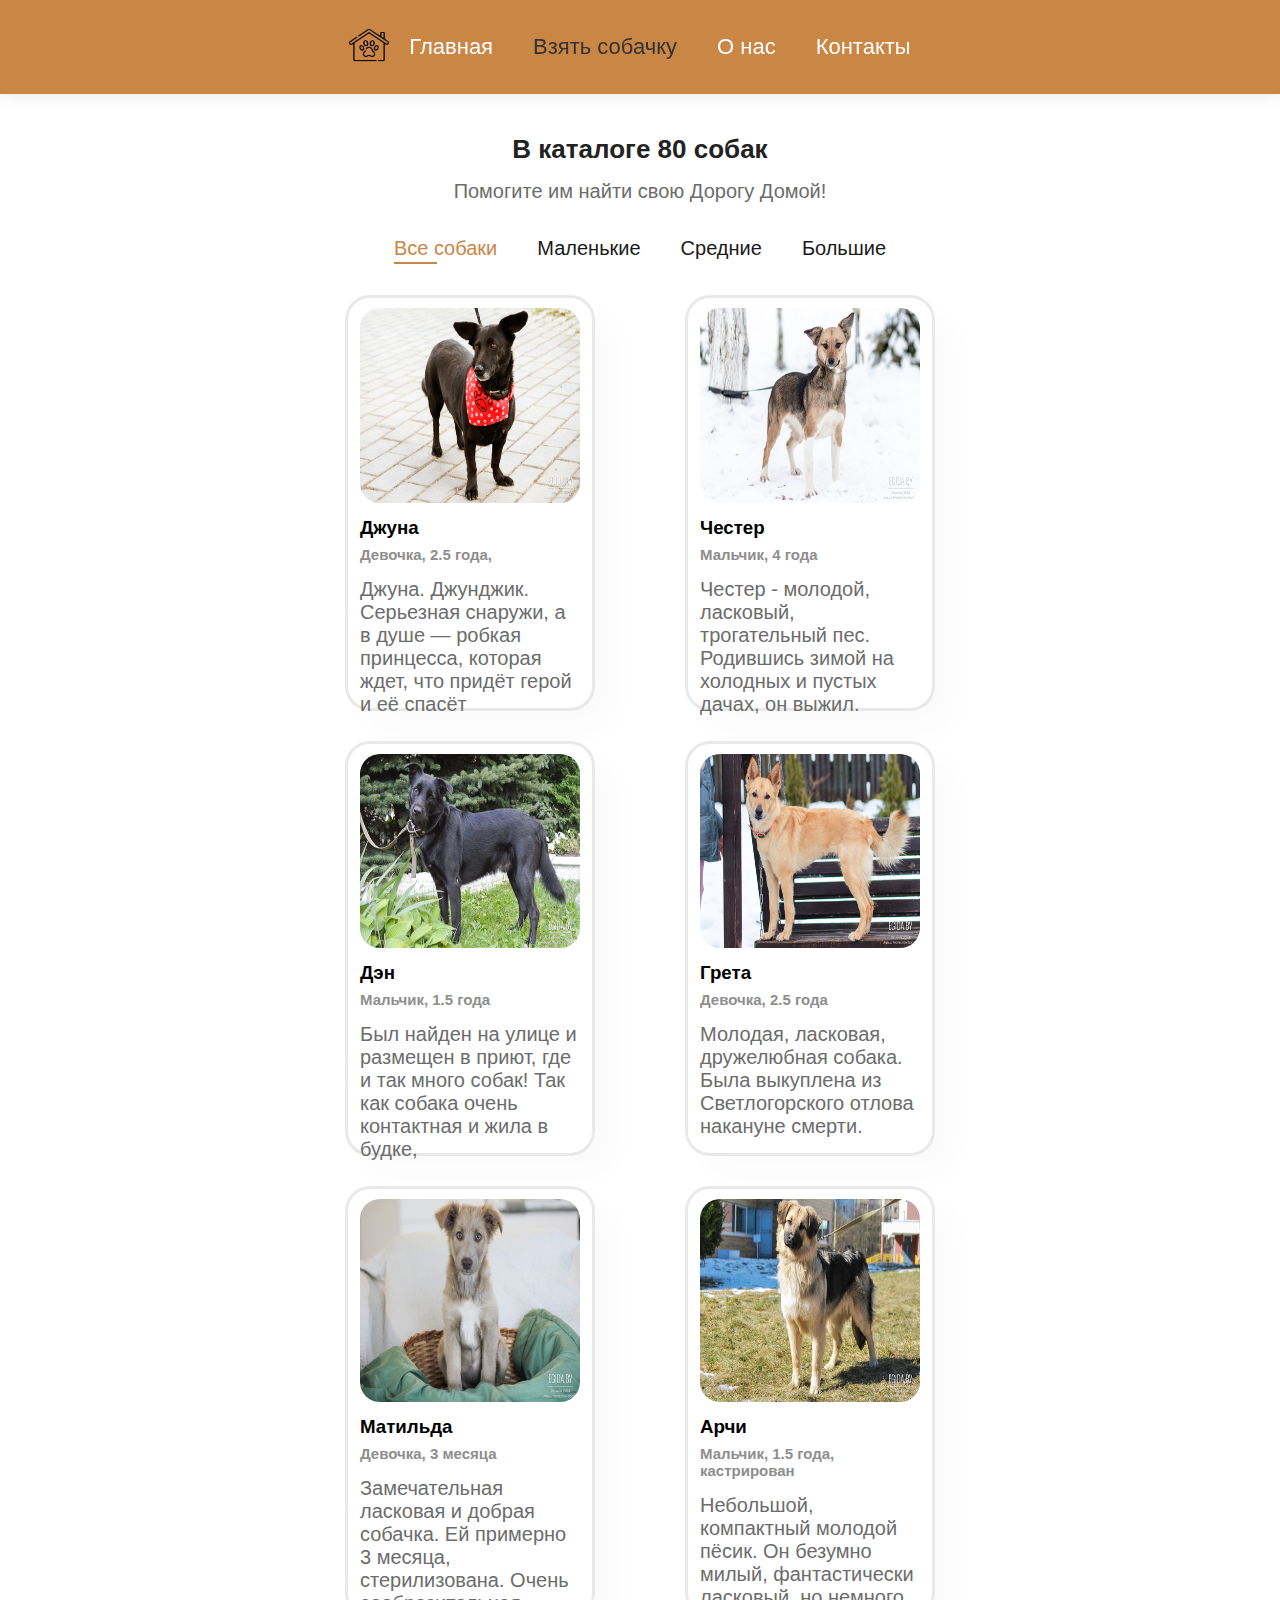
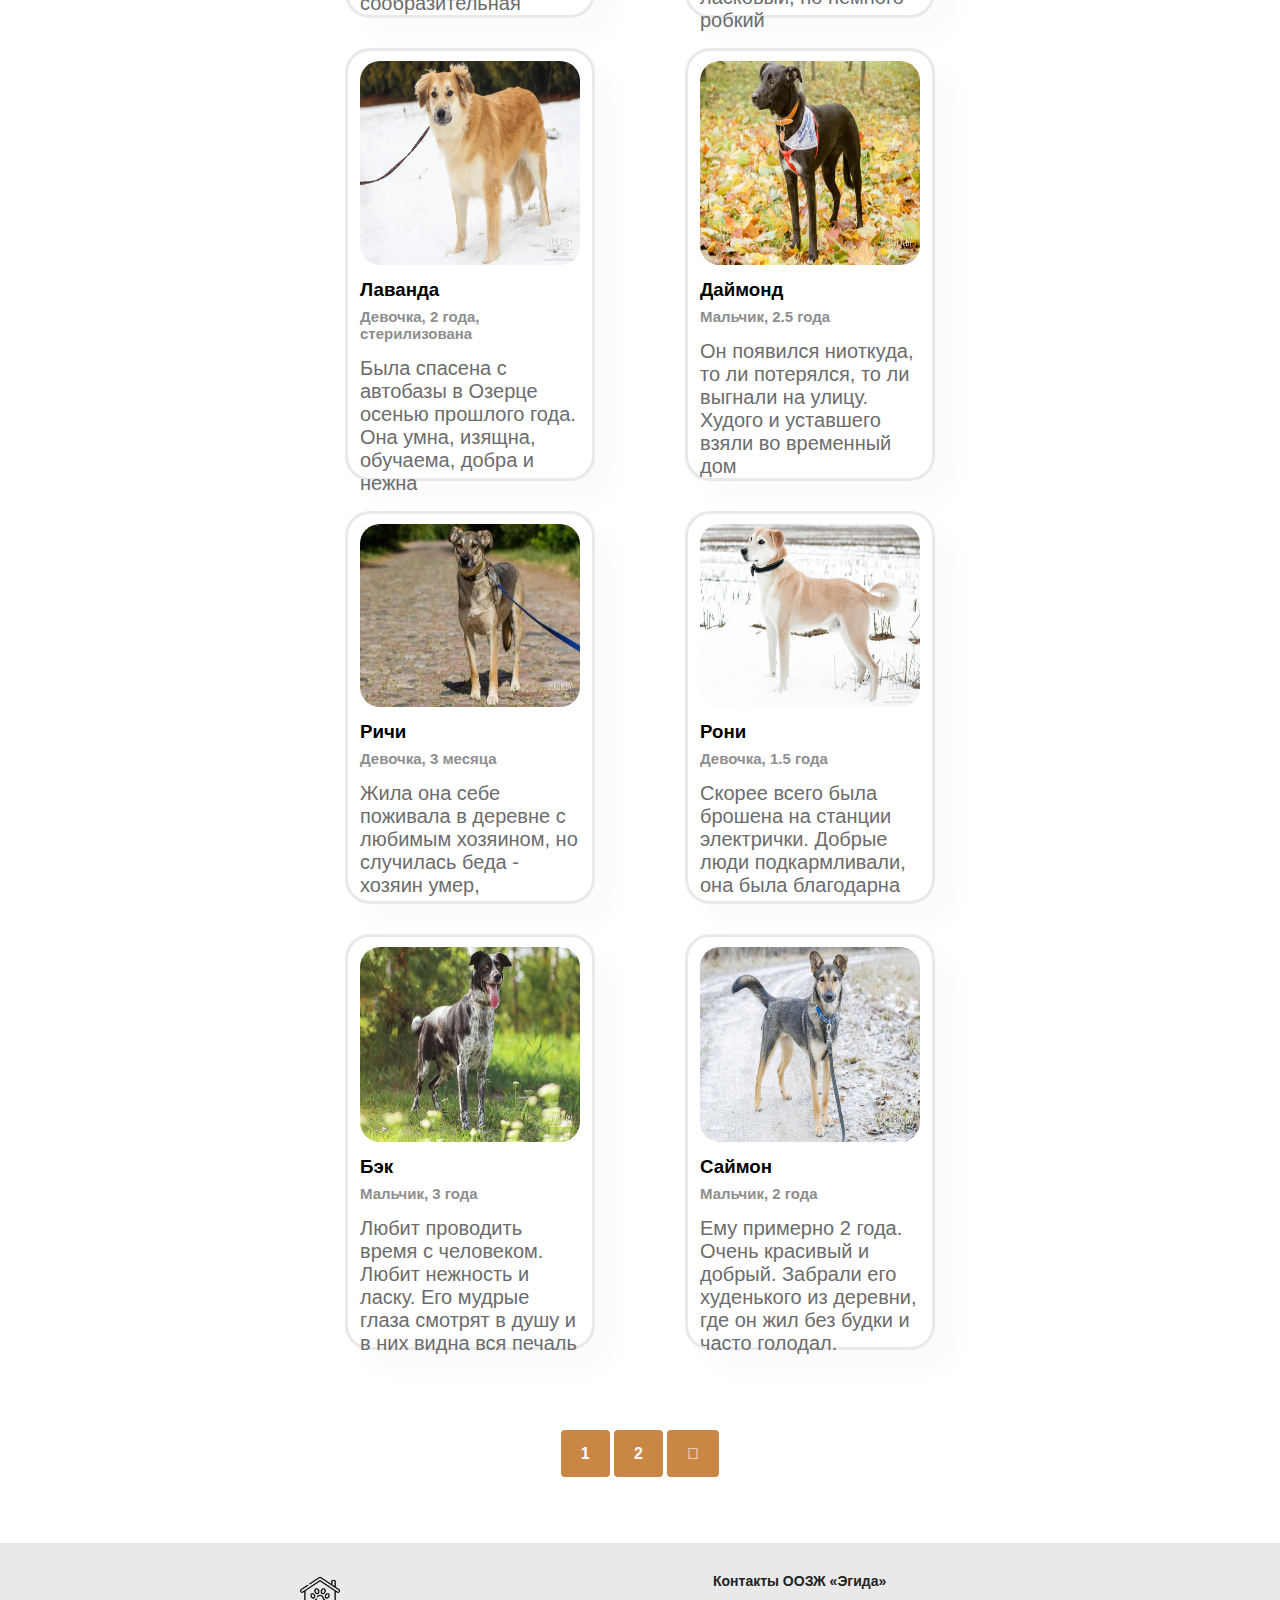
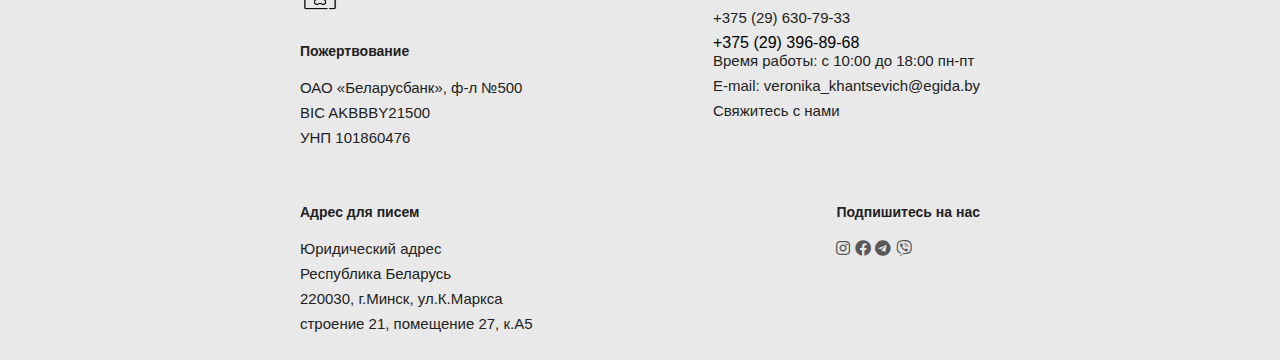
<file: dogs.html>
<!DOCTYPE html>
<html lang="en">
<head>
    <meta charset="UTF-8">
    <meta name="viewport" content="width=device-width, initial-scale=1.0">
    <title>Dogs</title>
    <link rel="stylesheet" href="style.css">
    <link rel="stylesheet" href="media.css">
    <link rel="stylesheet" href="https://pro.fontawesome.com/releases/v5.10.0/css/all.css"/>
   
</head>
<body>
    <section id="header">
        <a href="#"><img src="img/free-icon-animal-shelter-3769017.png"  height="40" class="logo" alt=""></a>
        <div>
            <ul id="navbar">
                <li> <a href="index.html">Главная</a></li>
                <li> <a class="active" href="/dogs.html">Взять собачку</a></li>
                <li> <a href="#">О нас</a></li>
                <li> <a href="#">Контакты</a></li>
            </ul>
        </div>
    </section>
    <section id="product2" class ="section-p1">
      
        <h4>В каталоге 80 собак</h4>
        <p>Помогите им найти свою Дорогу Домой!</p>
       
        
        <ul id="category">
            <li> <a class="active" href="#">Все собаки</a></li>
            <li> <a href="#">Маленькие</a></li>
            <li> <a href="#">Средние</a></li>
            <li> <a href="#">Большие</a></li>
           
        </ul>
        <div class="pro-container">
            <div class="pro">
                <img src="img/product5.jpg" alt="">
                <div class="des">
                    <h3>Джуна</h3>
                    <h4>Девочка, 2.5 года,</h4>
                    <p>Джуна. Джунджик. Серьезная снаружи, а в душе — робкая принцесса, которая ждет, что придёт герой и её спасёт</p>
                </div>
            </div>
            <div class="pro">
                <img src="img/product6.jpg" alt="">
                <div class="des">
                    <h3>Честер</h3>
                    <h4>Мальчик, 4 года</h4>
                    <p>Честер - молодой, ласковый, трогательный пес. Родившись зимой на холодных и пустых дачах, он выжил.</p>  </div>
                </div>
            <div class="pro">
                <img src="img/product7.jpg" alt="">
                <div class="des">
                    <h3>Дэн</h3>
                    <h4>Мальчик, 1.5 года</h4>
                  <p>Был найден на улице и размещен в приют, где и так много собак! Так как собака очень контактная и жила в будке,</p> </div>
                </div>
            <div class="pro">
                <img src="img/product8.jpg" alt="">
                <div class="des">
                    <h3>Грета</h3>
                    <h4>Девочка, 2.5 года</h4>
                 <p>Молодая, ласковая, дружелюбная собака. Была выкуплена из Светлогорского отлова накануне смерти. </p> </div>
             </div>
            


                <div class="pro">
                <img src="img/product1.jpg" alt="">
                <div class="des">
                    <h3>Матильда</h3>
                    <h4>Девочка, 3 месяца</h4>
                    <p>Замечательная ласковая и добрая собачка. Ей примерно 3 месяца, стерилизована. Очень сообразительная</p>
                </div>
            </div>
            <div class="pro">
                <img src="img/product2.jpg" alt="">
                <div class="des">
                    <h3>Арчи</h3>
                    <h4>Мальчик, 1.5 года, кастрирован</h4>
                    <p>Небольшой, компактный молодой пёсик. Он безумно милый, фантастически ласковый, но немного робкий</p>
                </div>
                </div>
            <div class="pro">
                <img src="img/product3.jpg" alt="">
                <div class="des">
                    <h3>Лаванда</h3>
                    <h4>Девочка, 2 года, стерилизована</h4>
                    <p>Была спасена с автобазы в Озерце осенью прошлого года. Она умна, изящна, обучаема, добра и нежна</p>
                </div>
                </div>
            <div class="pro">
                <img src="img/product4.jpg" alt="">
                <div class="des">
                    <h3>Даймонд</h3>
                    <h4>Мальчик, 2.5 года</h4>
                    <p>Он появился ниоткуда, то ли потерялся, то ли выгнали на улицу. Худого и уставшего взяли во временный дом</p>
                </div>
             </div>
             




             <div class="pro">
                <img src="img/product9.jpg" alt="">
                <div class="des">
                    <h3>Ричи</h3>
                    <h4>Девочка, 3 месяца</h4>
                    <p>Жила она себе поживала в деревне с любимым хозяином, но случилась беда - хозяин умер,</p>
                    </div>
            </div>
            <div class="pro">
                <img src="img/product10.jpg" alt="">
                <div class="des">
                    <h3>Рони</h3>
                    <h4>Девочка, 1.5 года</h4>
                    <p>Скорее всего была брошена на станции электрички. Добрые люди подкармливали, она была благодарна </p>
                 </div>
                </div>
            <div class="pro">
                <img src="img/product11.jpg" alt="">
                <div class="des">
                    <h3>Бэк</h3>
                    <h4>Мальчик, 3 года</h4>
                    <p>Любит проводить время с человеком. Любит нежность и ласку. Его мудрые глаза смотрят в душу и в них видна вся печаль</p>
                 </div>
                </div>
            <div class="pro">
                <img src="img/product12.jpg" alt="">
                <div class="des">
                    <h3>Саймон</h3>
                    <h4>Мальчик, 2 года</h4>
                    <p> Ему примерно 2 года. Очень красивый и добрый. Забрали его худенького из деревни, где он жил без будки и часто голодал.</p>
                 </div>
             </div>
        </div>
    </section>
    <section id="pagination" class="section-p1">
        <a href="#">1</a>
        <a href="#">2</a>
        <a href="#"><i class="fal fa-long-arrow-alt-right"></i></a>
    </section>
    <footer id="section-p1">
        <div class="col">
            <img class="logo" src="img/free-icon-animal-shelter-3769017.png" height="40" class="logo" alt="">
            <h4>
                Пожертвование 
            </h4>
            <p>ОАО «Беларусбанк», ф-л №500</p>
            <p>BIC AKBBBY21500</p>
            <p>УНП 101860476</p>
        </div>
        <div class="col">
            <h4>Контакты ООЗЖ «Эгида»</h4>
            <p>+375 (29) 630-79-33</p>
            <p">+375 (29) 396-89-68</a>
            <p>Время работы: c 10:00 до 18:00 пн-пт</p>
            <p>E-mail: veronika_khantsevich@egida.by</p>
            <p>Свяжитесь с нами</p>
        </div>

        <div class="col">
            <h4>Адрес для писем</h4>
            <p>Юридический адрес</p>
            <p>Республика Беларусь</p>
            <p>220030, г.Минск, ул.К.Маркса</p>
            <p>строение 21, помещение 27, к.А5</p>
        </div>
        <div class="col">  
             <div class="col-install">
            <h4>Подпишитесь на нас</h4>
            <div class="follow">
                <div class="icon">
                    <i class="fab fa-instagram"></i>
                    <i class="fab fa-facebook"></i>
                    <i class="fab fa-telegram"></i>
                    <i class="fab fa-viber"></i>
                </div>
            </div>
        </div> </div>
     
    </footer>
</body>
</html>
</file>
<file: style.css>
* {
  margin: 0;
  padding: 0;
  box-sizing: border-box;
  font-family: 'Spartan',sans-serif;
}

#header {
  display: flex;
  align-items: center;
  justify-content: center;
  padding: 25px 80px;
  background: #CA8645;
  box-shadow: 0 5px 15px rgba(0,0,0,0.06);
  z-index: 999;
  position: sticky;
  top: 0;
  left: 0;
}

#navbar {
  display: flex;
  align-items: center;
  justify-content: center;
}

 #navbar li {
    list-style: none;
    padding: 0 20px;
    position: relative;
  }
  .overviev{
    display: flex;
    text-align: left;
  }
  #navbar a {
    text-decoration: none;
    font-size: 22px;
    color: white;
    transform: 0.3s ease;
  }

  #navbar .active {
    color: rgb(0, 0, 0);
  }
  
  #navbar li a:hover, #navbar li a.active {
      color: #333232;
  }


#hero {
  background-image: url(/img/dog_main.png);
  height: 100vh;
  width: 100%;
  background-size: cover;
  padding: 0 80px;
  display: flex;
  flex-direction: column;
  justify-content: center;
}
  .hero_block{
    display: flex;
    flex-direction: column;
    align-items: flex-start;
    margin-left: 60%;
    gap: 10px;
  }
  #hero h2{
    color:#CA8645;
  }
  #hero h4 {
      padding-bottom: 15px;
  }
  #hero p {
   color:#505050;
  }
  #hero button {
      padding: 20px 22px;
      border-radius: 4px;
      box-shadow: 0px 0px 12px -2px rgba(0,0,0,0.5);
      line-height: 1.25;
      background: #CA8645;
      text-decoration: none;
      color: white;
      letter-spacing: .04em;
      text-transform: uppercase;
      position: relative;
      transition: background-color .6s ease;
      overflow: hidden;
      border: none;
      cursor: pointer;
  }

#hero button:hover {
  background-color: #807e7d;
}

#banner button:hover {
  background-color: #807e7d;
}

#category {
  display: flex;
  align-items: center;
  justify-content: center;
  margin-top: 5%;
}

#category li {
  list-style: none;
  padding: 0 20px;
  position: relative;
}

#category a {
  text-decoration: none;
  font-size: 20px;
  font-weight: 600px;
  color: #1a1a1a;
  transform: 0.3s ease;
}

#category li a:hover, #category li a.active {
      color: #CA8645;
}

#category li a.active:after, #category li a:hover::after {
  content: "";
  width: 30%;
  height: 2px;
  background: #CA8645;
  position: absolute;
  bottom: -4px;
  left: 20px;
}

  #product1 {
    text-align: center;
    padding-left: 300px;
    padding-right: 300px;
  }

  #product1 .pro {
    width: 20%;
    min-width: 250px;
    padding: 10px 12px;
    border: 3px solid  #E9E9E9;
    border-radius: 25px;
    cursor: pointer;
    box-shadow: 20px 20px 30px rgba(0,0,0,0.02);
    margin: 15px 0;
    transition: 0.2s ease;
    position: relative;
  }

  #product1 .pro:hover {
    box-shadow: 20px 20px 30px rgba(0,0,0,0.06);
  }

  #product1 .pro img {
     width: 100%;
    height: 50%;
    border-radius: 20px;
  }

  #product1 .pro .des {
    text-align: start;
    padding: 10px 0;
  }


  #product1 .pro .des h4 {
    padding-top: 7px;
    font-size: 15px;
    font-weight: 700;
    color: #8e8e8e;
  }
  #product1 p{
    color:#6C6C6C;
  }

  #product1 .pro-container {
    display: flex;
    justify-content: space-around;
    padding-top: 20px;
    flex-wrap: wrap;
  }




  #product2 {
    text-align: center;
    padding-left: 300px;
    padding-right: 300px;
  }

  #product2 .pro {
    width: 20%;
    min-width: 250px;
    padding: 10px 12px;
    border: 3px solid  #E9E9E9;
    border-radius: 25px;
    cursor: pointer;
    box-shadow: 20px 20px 30px rgba(0,0,0,0.02);
    margin: 15px 2px;
    transition: 0.2s ease;
    position: relative;
  }

  #product2 .pro:hover {
    box-shadow: 20px 20px 30px rgba(0,0,0,0.06);
  }

  #product2 .pro img {
     width: 100%;
    height: 50%;
    border-radius: 20px;
  }

  #product2 .pro .des {
    text-align: start;
    padding: 10px 0;
  }


  #product2 .pro .des h4 {
    padding-top: 7px;
    font-size: 15px;
    font-weight: 700;
    color: #8e8e8e;
  }
  #product2 p{
    color:#6C6C6C;
  }

  #product2 .pro-container {
    display: flex;
    justify-content: space-around;
    padding-top: 20px;
    flex-wrap: wrap;
  }
  #banner {
    padding-left: 330px;
    padding-right: 330px;
    display: flex;
    gap: 2%;
    justify-content: center;
    align-items: center;
    width: 100%;
    height: 50vh;
    background-color: #E9E9E9;
  }
  #banner img{
    left: 100%;
    height: 60%;
  }
  #banner h2 {
    color: #CA8645;
    font-size: 35px;
  }

  #banner h3 {
    font-size: 20px;
  }

  #banner p {
    font-size: 20px;
  }

  #banner button {
      padding: 15px 30px;
      border-radius: 3px;
      box-shadow: 0px 0px 12px -2px rgba(0,0,0,0.5);
      line-height: 1.25;
      background: #CA8645;;
      color:white;
      letter-spacing: .04em;
      font-size: 16px;
      text-transform: uppercase;
      position: relative;
      transition: background-color .6s ease;
      border: none;
      cursor: pointer;
  }

 .about{
  margin-bottom: 35px;
 }


h1 {
  font-size: 50px;
  line-height: 64px;
  color: #222;
}

h2 {
  font-size: 55px;
  line-height: 54px;
  color: #222;
}

h4 {
  font-size: 26px;
  color: #222;
}

h6 {
  font-weight: 700;
  font-size: 12px;
}

p {
  font-size: 20px;
  color: #222;
  margin: 15px 0 20px 0;
}

.section-p1 {
  padding: 40px 200px;
}

.section-m1 {
  margin: 40px 0px;
}

body {
  width: 100%;
}

.news {
padding-left: 330px;
  padding-right: 330px;
}

.news-place {
  box-shadow: 0 0 3px rgba(0, 0, 0, 0.15);
  display: flex;
  align-items: stretch;
  justify-content: space-around;
  margin-bottom: 25px;
}

.news-img { width: 800px; }

.box {
  padding: 50px;
}

.news-about{    
  background-color:  #CA8645;
  display: flex;
  align-items: center;
  justify-content: center;
  width: 450px;
  transition: all 0.3s ease;
}

.news-about:hover { background-color: #807e7d; }
.news h2{
  display:flex;
  justify-content: center;
  margin-bottom: 30px;
}
.news-link {
  color: white;
  text-transform: uppercase;
}


.contact_section{
  padding: 0px 700px;
}
.contact_section h2{
 display: flex;
 justify-content: center;
 margin-bottom:30px ;
}

.contact_form input {
  border: none;
  outline: none;
  color: #000000;
  height: 45px;
  width: 100%;
  margin: 15px 0;
  padding-left: 15px;
  background-color: #ffffff;
  box-shadow: -10px 0 15px 9px rgba(0, 0, 0, 0.03);
}
.contact_form input::placeholder {
  color: #000000;
  text-transform: uppercase;
}

.contact_form input.message_input {
  height: 120px;
}

 .contact_form button {
  display: inline-block;
  padding: 10px 50px;
  border-radius: 3px;
  box-shadow: 0px 0px 12px -2px rgba(0,0,0,0.5);
  line-height: 1.25;
  background: #CA8645;
  color:white;
  letter-spacing: .04em;
  font-size: 16px;
  text-transform: uppercase;
  position: relative;
  transition: background-color .6s ease;
  border: none;
  cursor: pointer;
}

 .contact_form button:hover {
  background-color: #807e7d;
}

.contact_section .img-box img {
  width: 100%;
}
#pagination{
  text-align:center;
}
#pagination a{
  text-decoration:none;
  background-color:#CA8645;
  padding:15px 20px;
  border-radius:4px;
  color:white;
  font-weight:600;
}
  #pagination a {
      font-size:16px;
      font-weight:600;
  }
footer {
  display: flex;
  flex-wrap: wrap;
  justify-content: space-between;
  padding-left: 300px;
  padding-right: 300px;
  background-color: #E9E9E9;
  margin-top: 40px;
}


  footer .col {
      display: flex;
      flex-direction: column;
      align-items: flex-start;
      margin-bottom: 20px;
      margin-top: 30px;
  }

  footer .logo {
      margin-bottom: 30px;
  }

  footer h4 {
      font-size: 14px;
      padding-bottom: 20px;
  }

  footer p {
      font-size: 15px;
      margin: 0 0 8px 0;
  }

  footer .follow {
      padding-right: 7px;
      color: #585858;
      cursor: pointer;
  }
</file>
<file: media.css>
@media (max-width:1025px) {
    .section-p1{
        padding:40px 40px;
    }
    .hero_block {
        margin-left: 60%;
    }

    #product1 .pro{
        margin:20px;
    }
    #product1 h2{
       font-size: 30px;
        line-height: 27px;
    }
    #product2 .pro{
        margin:20px;
    }
    #product2 h2{
       font-size: 30px;
        line-height: 27px;
    }
    #banner{
        height:60vh;
        padding-left: 5px;
        padding-right: 5px;
    }
    .banner-col{
     margin-left: 20px;
    }
    h2{
        font-size: 40px;
    }
    #banner img{
        height: 60%;
    }
    #banner p{
      font-size: 15px;
    }
    #product1{
        padding-left: 150px;
        padding-right: 50px;
    }
    .pro p{
        font-size: 15px;
    }
    .news {
        padding-left: 100px;
        padding-right: 100px;
    }
    .box {
        padding: 10px;
    }
    .news-about {
        width: 400px;
    }
    .box p{
        font-size: 15px;
    }
    .box h3{
        font-size: 17px;
    }
    .news-img {
        width: 150px;
    }
    .news{
        margin: 30px;
    }
    .news-link {
        font-size: 12px;
    }
    .contact_section {
         padding: 0px 200px; 
    }
    footer {
        padding-left: 100px;
        padding-right: 100px;

    }
    .col-install{
        margin-right: 22%;
    }
}
@media (max-width:799px) {
    .section-p1{
        padding:40px 40px;
    }
    .hero_block {
        margin-left: 70%;
    }
    #hero {
        background-image:url(/img/hero2.png); 
      }
    #navbar {
        display: flex;
        flex-direction: column;
        align-items: flex-start;
        justify-content: flex-start;
        position: fixed;
        top: 0;
        right: -300px;
        height: 100vh;
        width: 300px;
        background-color: #E3E6F9;
        box-shadow: 0 40px 60px rgba(0,0,0,0.1);
        padding: 80px 0 0 10px;
        transition: 0.3s;
    }
   
    #header img{
        background-position: top 5% right 50%;
    }
    #product1 .pro-container{
        justify-content:center;
    }
    #product1 .pro{
        margin:20px;
    }
    #product1 h2{
       font-size: 30px;
        line-height: 27px;
    }
    #banner{
        height:60vh;
        padding-left: 5px;
        padding-right: 5px;
    }
    .banner-col{
     margin-left: 20px;
    }
    h2{
        font-size: 40px;
    }
    #banner img{
        height: 40%;
    }
    #banner p{
      font-size: 15px;
    }
    #product1{
        padding-left: 50px;
        padding-right: 50px;
    }
    .pro p{
        font-size: 15px;
    }
    .news {
        padding-left: 0px;
        padding-right: 0px;
    }
    .box {
        padding: 10px;
    }
    .news-about {
        width: 400px;
    }
    .box p{
        font-size: 15px;
    }
    .box h3{
        font-size: 17px;
    }
    .news-img {
        width: 150px;
    }
    .news{
        margin: 30px;
    }
    .news-link {
        font-size: 12px;
    }
    .contact_section {
         padding: 0px 30px; 
    }
    footer {
        padding-left: 100px;
        padding-right: 100px;

    }
    .col-install{
        margin-right: 22%;
    }
}
    

@media (max-width:477px) {
    .section-p1 {
        padding: 20px;
    }

    #product1 .pro-container{
        justify-content:center;
    }
    #hero {
        background-image:url(/img/hero3.png); 
      }
    #product1 .pro{
        margin:20px;
    }
    #product1 h2{
       font-size: 22px;
        line-height: 27px;
    }
    p{
        font-size: 15px;
    }
    #banner{
        height:55vh;
        padding-left: 5px;
        padding-right: 5px;
    }
    .banner-col{
     margin-left: 50px;
    }
    h2{
        font-size: 40px;
    }
    #banner img{
        height: 25%;
    }
    #banner p{
      font-size: 9px;
    }
    #banner h3{
        font-size: 13px;
    }
    #banner h2{
        font-size: 17px;
    }
    #banner button{
        font-size: 11px;
        padding: 1px 30px;
    }
    #product1{
        padding-left: 5px;
        padding-right: 5px;
      
    }
    #category{
        flex-wrap: wrap;
        gap: 5px;
    }
    .pro p{
        font-size: 14px;
    }
    .box {
        padding: 2px;
    }
    .news-about {
        width: 200px;
    }
    .box p{
        font-size: 8px;
    }
    .box h3{
        font-size: 10px;
    }
    .news-img {
        width: 80px;
    }
    .news{
        margin: 30px;
    }
    .news-link {
        font-size: 8px;
    }
    .news h2{
        font-size: 20px;
     }
    .contact_section {
         padding: 0px 30px; 
    }
    footer {
        padding-left: 100px;
        padding-right: 100px;

    }
    .col-install{
        margin-right: 22%;
    }
    .contact_section h2 {
        font-size: 20px;
    }
  
}   
@media (max-width:376px) {
    .section-p1 {
        padding: 20px;
    }
    .section-m1 {
        margin: 10px 0px;
    }
    #hero {
        background-image:url(/img/hero3.png); 
      }
      .hero_block {
        margin-left: 30%;
    }
    #product1 .pro-container{
        justify-content:center;
    }
    #product1 .pro{
        margin:20px;
    }
    #product1 h2{
       font-size: 22px;
        line-height: 27px;
    }
    p{
        font-size: 15px;
    }
    #banner{
        height:60vh;
        padding-left: 5px;
        padding-right: 5px;
    }
    .banner-col{
     margin-left: 30px;
    }
    h2{
        font-size: 40px;
    }
    #banner img{
        height: 26%;
    }
    #banner p{
      font-size: 9px;
    }
    #banner h3{
        font-size: 10px;
    }
    #banner h2{
        font-size: 17px;
    }
    #banner button{
        font-size: 11px;
        padding: 5px 5px;
    }
    #product1{
        padding-left: 5px;
        padding-right: 5px;
      
    }
    #category{
        flex-wrap: wrap;
        gap: 5px;
    }
    .pro p{
        font-size: 14px;
    }
    .box {
        padding: 2px;
    }
    .news-about {
        width: 170px;
    }
    .box p{
        font-size: 8px;
    }
    .box h3{
        font-size: 10px;
    }
    .news-img {
        width: 50px;
    }
    .news{
        margin: 30px;
    }
    .news-link {
        font-size: 5px;
    }
    .news h2{
        font-size: 15px;
     }
    .contact_section {
         padding: 0px 30px; 
    }
    footer {
        padding-left: 100px;
        padding-right: 100px;

    }
    .col-install{
        margin-right: 22%;
    }
    .contact_section h2 {
        font-size: 20px;
    }
    .news h2 {

        margin-bottom: 10px;
    }
  
}   




@media (max-width:1025px) {

    #product2 .pro{
        margin:20px;
    }
    #product2 h2{
       font-size: 30px;
        line-height: 27px;
    }
    #product2 {
        text-align: center;
        padding-left: 100px;
        padding-right: 100px;
      }
}
@media (max-width:799px) {
  
    #product2 .pro-container{
        justify-content:center;
    }
    #product2 .pro{
        margin:20px;
    }
    #product2 h2{
       font-size: 30px;
        line-height: 27px;
    }
    #product2 {
        text-align: center;
        padding-left: 10px;
        padding-right: 10px;
      }
}
    

@media (max-width:477px) {
    #product2.pro-container{
        justify-content:center;
    }
    #product2 .pro{
        margin:20px;
    }
    #product2 h2{
       font-size: 22px;
        line-height: 27px;
    }
    
  
}   
@media (max-width:376px) {
   
    #product2 .pro-container{
        justify-content:center;
    }
    #product2 .pro{
        margin:20px;
    }
    #product2 h2{
       font-size: 22px;
        line-height: 27px;
    }
    
  #product2 {
    text-align: center;
    padding-left: 0px;
    padding-right: 0px;
  }
  
}
</file>
